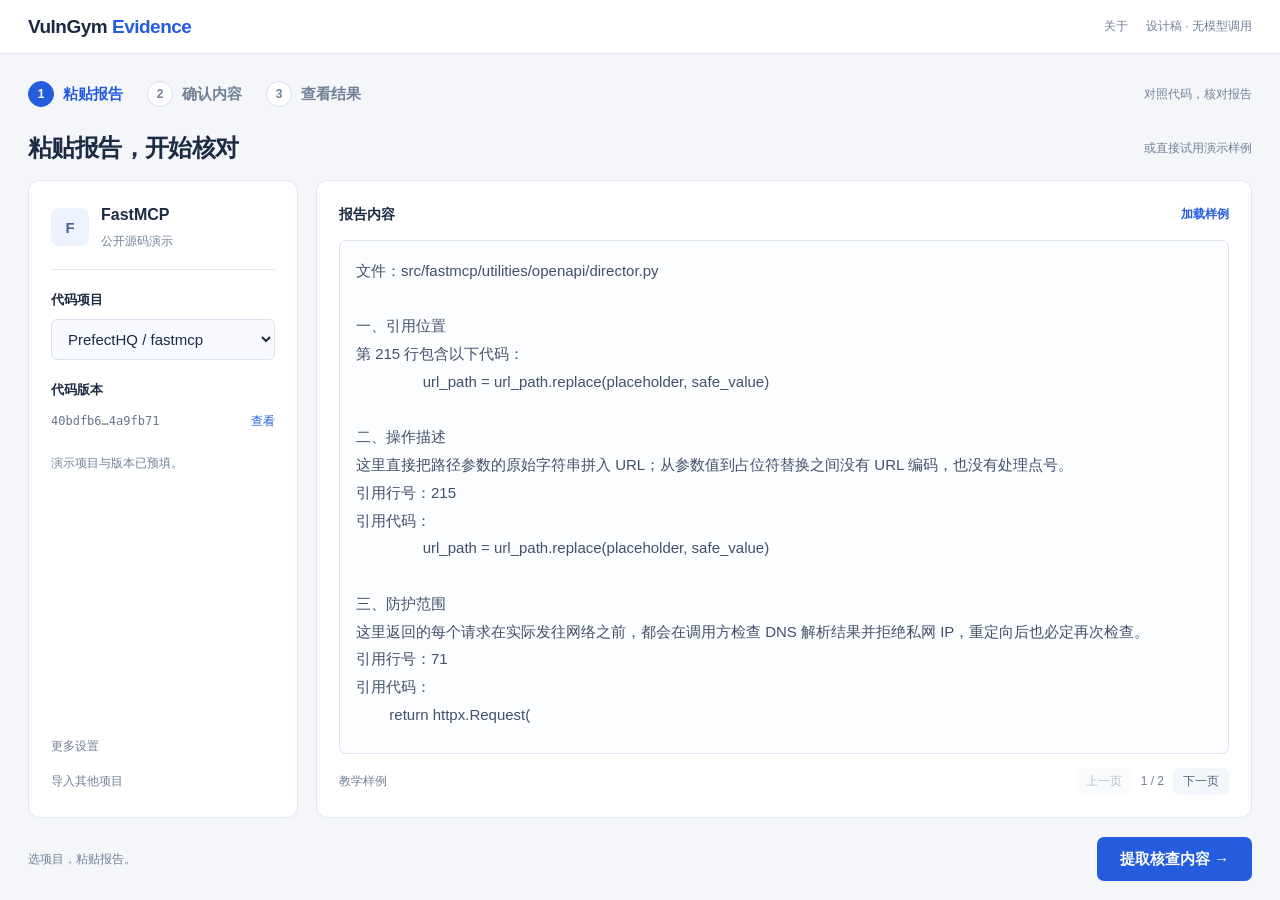
<file: docs/v2-review/UI_PROPOSAL.html>
<!doctype html>
<html lang="zh-CN">
<head>
<meta charset="utf-8"><meta name="viewport" content="width=device-width,initial-scale=1">
<title>VulnGym Evidence v2 · 一屏工作台设计</title>
<style>
:root{--bg:#f4f6fa;--ink:#1b2b43;--muted:#718096;--line:#e1e7f0;--blue:#245cdd;--green:#177759;--red:#b64141;--amber:#a77712}
*{box-sizing:border-box}html,body{margin:0;height:100%;overflow:hidden}body{height:100vh;height:100dvh;display:flex;flex-direction:column;background:var(--bg);color:var(--ink);font:15px/1.55 "Segoe UI","Microsoft YaHei",sans-serif}button,input,textarea,select{font:inherit}button{cursor:pointer}button:disabled{cursor:default;opacity:.4}button:focus-visible,a:focus-visible,input:focus-visible,textarea:focus-visible{outline:3px solid #a1bcff;outline-offset:2px}a{color:var(--blue);text-decoration:none}button{border:0}.top{flex:none;height:54px;background:#fff;border-bottom:1px solid var(--line);display:flex;align-items:center;justify-content:space-between;padding:0 28px}.brand{font-size:19px;font-weight:650;letter-spacing:-.5px}.brand b{color:var(--blue)}.top-right{display:flex;align-items:center;gap:18px;font-size:12px;color:var(--muted)}.text-button{background:transparent;color:var(--muted);padding:4px 0;font-size:12px}.frame{flex:1;min-height:0;width:100%;max-width:1400px;align-self:center;padding:16px 28px 14px;display:grid;grid-template-rows:48px minmax(0,1fr) 54px;gap:14px}.workflow{display:flex;justify-content:space-between;align-items:center;gap:18px}.steps{display:flex;align-items:center;gap:24px}.step{display:flex;align-items:center;gap:9px;background:transparent;color:var(--muted);font-weight:600;padding:5px 0}.step i{font-style:normal;font-size:12px;width:26px;height:26px;border-radius:50%;display:grid;place-items:center;background:white;border:1px solid #d7deeb}.step.active{color:var(--blue)}.step.active i{background:var(--blue);color:white;border-color:var(--blue)}.workflow-note{font-size:12px;color:var(--muted)}.view{display:none;min-height:0;grid-template-rows:auto minmax(0,1fr);gap:16px}.view.active{display:grid}.page-head{display:flex;align-items:center;justify-content:space-between;gap:16px}h1{font-size:24px;line-height:1.35;letter-spacing:-.6px;margin:0}h2{font-size:18px;margin:0;line-height:1.4}.page-head small{font-size:12px;color:var(--muted)}.primary{background:var(--blue);color:white;border-radius:7px;padding:10px 23px;font-weight:600;white-space:nowrap}.secondary{background:#fff;border:1px solid #d7dfeb;color:#51627b;border-radius:7px;padding:8px 15px;font-size:13px;white-space:nowrap}.card{background:#fff;border:1px solid var(--line);border-radius:11px;min-height:0}.import-grid{display:grid;grid-template-columns:270px minmax(0,1fr);gap:18px;min-height:0}.project-card{padding:22px;display:flex;flex-direction:column;gap:20px}.field-label{display:block;font-size:13px;font-weight:600;margin-bottom:8px}.field{width:100%;padding:10px 12px;background:#f8faff;color:var(--ink);border:1px solid #dce3ee;border-radius:6px}.project-chip{display:flex;gap:12px;align-items:center;padding-bottom:18px;border-bottom:1px solid var(--line)}.project-icon{height:38px;width:38px;display:grid;place-items:center;background:#edf2ff;color:#496595;border-radius:8px;font-weight:700}.project-chip strong{display:block;font-size:16px}.subtle{font-size:12px;color:var(--muted)}.version-line{display:flex;gap:10px;align-items:center;font-size:13px}.version-line code{font-size:12px;color:#65758b}.version-line button{margin-left:auto;color:var(--blue)}.project-footer{margin-top:auto;display:flex;flex-direction:column;gap:9px;align-items:flex-start}.report-card{display:flex;flex-direction:column;min-height:0;padding:20px 22px;gap:12px}.section-head{display:flex;align-items:center;justify-content:space-between;gap:15px;font-size:14px;font-weight:600}.section-head button{color:var(--blue)}.report-text{display:block;flex:1;width:100%;min-height:0;resize:none;overflow:hidden;white-space:pre-wrap;background:#fcfdff;border:1px solid #dde4ef;border-radius:7px;padding:16px;color:#42516a;font-size:15px;line-height:1.85}.pager{display:flex;align-items:center;justify-content:space-between;gap:10px;flex:none;font-size:12px;color:var(--muted);height:31px}.pager-controls{display:flex;align-items:center;gap:9px}.pager button{background:#f3f6fb;border-radius:5px;color:#53637a;padding:4px 10px;font-size:12px}.footer{display:flex;align-items:center;justify-content:space-between;gap:16px}.footer-left{display:flex;align-items:center;gap:14px;color:var(--muted);font-size:12px}.footer-actions{display:flex;align-items:center;gap:10px}.confirmation-grid{display:grid;grid-template-columns:minmax(0,1fr) minmax(0,1.04fr);gap:18px;min-height:0}.original-card{display:flex;flex-direction:column;min-height:0;padding:22px;gap:17px}.original-title{font-size:13px;font-weight:600;color:var(--muted)}.quote{padding:19px 21px;background:#f3f6ff;border-left:3px solid var(--blue);font-size:18px;line-height:1.8;color:#344864;margin:0}.origin-location{font:12px/1.8 Consolas,monospace;color:#7c899b;overflow-wrap:anywhere}.original-foot{margin-top:auto;font-size:12px;color:var(--muted)}.candidate-list{padding:13px;display:grid;grid-template-rows:repeat(3,minmax(0,1fr));gap:8px;min-height:0}.candidate{display:flex;flex-direction:column;justify-content:center;gap:8px;border:1px solid transparent;border-radius:8px;padding:15px 18px;cursor:pointer;min-height:0}.candidate.active{border-color:#c0d2fb;background:#f8faff}.candidate-top{display:flex;align-items:center;justify-content:space-between;gap:15px;font-size:15px;font-weight:600}.candidate input{width:17px;height:17px;accent-color:var(--blue);margin:0}.candidate-line{font-size:13px;color:#63748a}.candidate-meta{font:12px Consolas,monospace;color:#94a0b1}.results-grid{display:grid;grid-template-columns:245px minmax(0,1fr);min-height:0;overflow:hidden}.result-list{padding:16px 11px;background:#fbfcff;border-right:1px solid var(--line);min-height:0;display:flex;flex-direction:column;gap:8px}.list-title{font-size:12px;color:var(--muted);padding:4px 11px 9px}.result-item{display:block;width:100%;text-align:left;background:transparent;border:1px solid transparent;border-radius:8px;padding:14px 13px}.result-item.active{background:#fff;border-color:#bfd0f4}.result-item strong{display:block;font-size:14px;margin-top:8px;font-weight:500}.pill{display:inline-block;font-size:12px;line-height:1.6;padding:2px 7px;border-radius:4px;font-weight:600}.supported{background:#e7f4ed;color:var(--green)}.contradicted{background:#fff0ee;color:var(--red)}.uncertain{background:#fff6e3;color:var(--amber)}.failed{background:#eef1f6;color:#6d7789}.error-button{margin-top:auto;text-align:left;padding:9px 11px;font-size:12px;color:var(--muted);background:transparent}.result-right{padding:23px 25px;min-height:0;display:flex;flex-direction:column;gap:14px}.result-summary{display:flex;align-items:center;gap:12px}.result-reason{margin:0;font-size:17px;line-height:1.7;max-width:860px}.result-original{display:flex;align-items:baseline;gap:12px;background:#f7f9fc;padding:10px 13px;border-radius:6px;font-size:13px;color:#5d6d85}.result-original span{white-space:nowrap;font-size:12px;color:#929eb0}.code-block{display:flex;flex-direction:column;border:1px solid #dde5f0;border-radius:7px;min-height:0;flex:1;overflow:hidden;background:#fcfdff}.code-header{padding:10px 15px;background:#f6f8fc;border-bottom:1px solid #e3e9f1;display:flex;align-items:center;justify-content:space-between;gap:15px;font-size:12px;color:#64768e}.code-rows{display:flex;flex-direction:column;justify-content:center;gap:5px;padding:15px 0;flex:1;min-height:0;font:14px/1.8 Consolas,monospace}.code-line{display:flex;gap:15px;padding:5px 17px}.line-number{width:27px;flex:none;color:#94a1b5}.code-line code{white-space:pre-wrap;overflow-wrap:anywhere;font:inherit;min-width:0}.code-line.highlight{background:#fff2d5;border-left:3px solid #dbb263;padding-left:14px}.extra-line{display:flex;justify-content:space-between;align-items:center;gap:15px;color:var(--muted);font-size:12px}.extra-line button{color:var(--blue)}.gap-panel{background:#fff8ea;border:1px solid #efdfb6;padding:15px 18px;border-radius:7px;flex:1;display:flex;align-items:center;font-size:15px;color:#8b6927}.empty-panel{padding:17px;background:#f8faff;border:1px solid #e0e7f2;border-radius:7px;font-size:14px;color:#65778e;flex:1;display:flex;align-items:center}.export-menu{position:absolute;right:0;bottom:48px;background:#fff;border:1px solid var(--line);box-shadow:0 8px 30px #1b2b4320;border-radius:9px;padding:8px;min-width:166px;z-index:3}.export-menu button{display:block;width:100%;text-align:left;padding:10px;border-radius:5px;background:transparent;color:#475b79;font-size:13px}.export-menu button:hover{background:#f1f5ff}.export-wrap{position:relative}.hidden{display:none!important}dialog{border:1px solid #dce3ed;border-radius:12px;width:min(640px,calc(100vw - 40px));max-height:calc(100dvh - 60px);padding:0;color:var(--ink);box-shadow:0 20px 80px #15244235;overflow:hidden}dialog::backdrop{background:#25364c40}dialog[open]{display:flex;flex-direction:column}.dialog-head{padding:20px 24px 14px;display:flex;align-items:center;justify-content:space-between;gap:14px}.dialog-head button{background:#eef2f7;width:27px;height:27px;border-radius:50%;color:#6c7890}.dialog-body{padding:0 24px 23px;min-height:0;font-size:14px;line-height:1.9}.dialog-body p{margin:10px 0;overflow-wrap:anywhere}.dialog-body label{display:block;font-size:13px;margin-top:13px}.dialog-body input{margin-top:6px}.dialog-body pre{white-space:pre-wrap;overflow-wrap:anywhere;font:13px/1.75 Consolas,monospace;margin:10px 0}.toast{position:fixed;bottom:84px;left:50%;transform:translateX(-50%);background:#243854;color:#fff;font-size:13px;border-radius:7px;padding:10px 17px;z-index:10;box-shadow:0 6px 22px #13263c20}
@media(max-height:740px){.top{height:46px}.frame{padding-top:10px;padding-bottom:10px;grid-template-rows:38px minmax(0,1fr) 45px;gap:10px}.view{gap:11px}h1{font-size:22px}.project-card{padding:18px;gap:15px}.report-card{padding:16px 19px;gap:10px}.result-right{padding:18px 21px;gap:10px}.result-item{padding:11px 12px}.quote{font-size:16px;padding:14px 17px}.original-card{padding:18px;gap:13px}.candidate{padding:10px 15px;gap:5px}.code-rows{font-size:13px;gap:0;padding:8px 0}.code-line{padding-top:3px;padding-bottom:3px}.result-reason{font-size:16px}.result-original{padding:8px 11px}}
@media(max-width:1020px){.frame{padding-left:18px;padding-right:18px}.top{padding:0 18px}.import-grid{grid-template-columns:230px minmax(0,1fr)}.results-grid{grid-template-columns:210px minmax(0,1fr)}.workflow-note{display:none}.steps{gap:19px}.candidate-meta{display:none}.code-header{font-size:11px}.code-rows{font-size:12px}.quote{font-size:16px}}
@media(max-width:700px){.top-right .text-button{display:none}.frame{padding:8px 12px;grid-template-rows:35px minmax(0,1fr) 44px;gap:9px}.top{height:44px;padding:0 13px}.brand{font-size:16px}.steps{gap:12px}.step{font-size:12px;gap:6px}.step i{width:22px;height:22px}.view{gap:10px}.page-head h1{font-size:19px}.page-head small{display:none}.import-grid{grid-template-columns:1fr;grid-template-rows:85px minmax(0,1fr);gap:10px}.project-card{padding:11px 15px;display:grid;grid-template-columns:1fr 1fr;gap:7px 13px}.project-chip{padding:0;border:0;gap:9px}.project-icon{height:29px;width:29px}.project-chip strong{font-size:14px}.project-card .project-footer{display:none}.project-card .field-label{font-size:11px;margin-bottom:4px}.project-card .version-detail{display:none}.project-card .project-selection{display:none}.confirmation-grid{grid-template-columns:1fr;grid-template-rows:minmax(0,.8fr) minmax(0,1.2fr);gap:10px}.original-card{padding:12px 15px;gap:7px}.quote{font-size:14px;padding:9px 12px;line-height:1.65}.original-title{display:none}.origin-location{font-size:10px}.original-foot{display:none}.candidate-list{padding:7px;gap:3px}.candidate{padding:7px 10px;gap:3px}.candidate-top{font-size:13px}.candidate-line{font-size:11px}.results-grid{grid-template-columns:1fr;grid-template-rows:69px minmax(0,1fr)}.result-list{flex-direction:row;padding:6px;border-right:0;border-bottom:1px solid var(--line);gap:4px}.list-title,.error-button{display:none}.result-item{padding:5px 7px;flex:1}.result-item strong{font-size:11px;margin-top:3px}.pill{font-size:10px}.result-right{padding:14px;gap:10px}.result-summary{gap:8px}.result-summary h2{font-size:15px}.result-reason{font-size:14px}.result-original{font-size:11px;gap:7px}.code-rows{font-size:11px}.code-line{gap:6px;padding:3px 9px}.line-number{width:22px}.footer-left{font-size:10px}.primary{font-size:12px;padding:9px 15px}.secondary{font-size:11px;padding:8px 10px}.footer-actions{gap:7px}.extra-line{font-size:10px}}
</style>
</head>
<body>
<header class="top"><div class="brand">VulnGym <b>Evidence</b></div><div class="top-right"><button class="text-button" data-dialog="about">关于</button><span>设计稿 · 无模型调用</span></div></header>
<main class="frame">
<nav class="workflow" aria-label="核对步骤"><div class="steps"><button class="step active" data-view="import"><i>1</i>粘贴报告</button><button class="step" data-view="confirm"><i>2</i>确认内容</button><button class="step" data-view="results"><i>3</i>查看结果</button></div><span class="workflow-note">对照代码，核对报告</span></nav>
<section class="view active" id="import"><div class="page-head"><h1>粘贴报告，开始核对</h1><small>或直接试用演示样例</small></div><div class="import-grid"><aside class="card project-card"><div class="project-chip"><div class="project-icon">F</div><div><strong>FastMCP</strong><span class="subtle">公开源码演示</span></div></div><div class="project-selection"><label class="field-label" for="project">代码项目</label><select class="field" id="project"><option>PrefectHQ / fastmcp</option></select></div><div><label class="field-label">代码版本</label><div class="version-line"><code>40bdfb6…4a9fb71</code><button class="text-button" data-dialog="version">查看</button></div></div><div class="subtle version-detail">演示项目与版本已预填。</div><div class="project-footer"><button class="text-button" data-dialog="settings">更多设置</button><button class="text-button" data-dialog="repository">导入其他项目</button></div></aside><article class="card report-card"><div class="section-head"><label for="report">报告内容</label><button class="text-button" id="load-demo">加载样例</button></div><textarea class="report-text" id="report" spellcheck="false" placeholder="在这里粘贴报告"></textarea><div class="pager"><span id="report-source">教学样例</span><div class="pager-controls"><button id="previous-page" aria-label="报告上一页">上一页</button><span id="page-number">1 / 1</span><button id="next-page" aria-label="报告下一页">下一页</button></div></div></article></div></section>
<section class="view" id="confirm"><div class="page-head"><h1>确认要核对的内容</h1><small id="selected-count">已选 3 项</small></div><div class="confirmation-grid"><article class="card original-card"><div class="original-title">报告原句</div><blockquote class="quote" id="candidate-quote"></blockquote><div class="origin-location" id="candidate-location"></div><div class="original-foot"><button class="text-button" data-dialog="original">查看完整原句</button></div></article><article class="card candidate-list" aria-label="待核对内容"><div class="candidate" role="button" tabindex="0" data-candidate="a"><div class="candidate-top"><span>源码位置</span><input type="checkbox" checked aria-label="核对源码位置"></div><div class="candidate-line">引用的代码是否存在</div><div class="candidate-meta">director.py:215</div></div><div class="candidate active" role="button" tabindex="0" data-candidate="b"><div class="candidate-top"><span>参数编码</span><input type="checkbox" checked aria-label="核对参数编码"></div><div class="candidate-line">是否真的没有编码处理</div><div class="candidate-meta">director.py:215</div></div><div class="candidate" role="button" tabindex="0" data-candidate="c"><div class="candidate-top"><span>网络防护</span><input type="checkbox" checked aria-label="核对网络防护"></div><div class="candidate-line">是否有依据支持防护范围</div><div class="candidate-meta">director.py:71</div></div></article></div></section>
<section class="view" id="results"><div class="page-head"><h1>核对结果</h1><small>FastMCP · 示意结果</small></div><div class="card results-grid"><aside class="result-list"><div class="list-title">点击查看依据</div><button class="result-item" data-result="a"><span class="pill supported">引用一致</span><strong>源码位置</strong></button><button class="result-item active" data-result="b"><span class="pill contradicted">与源码矛盾</span><strong>参数编码</strong></button><button class="result-item" data-result="c"><span class="pill uncertain">证据不足</span><strong>网络防护</strong></button><button class="error-button" data-result="error">异常状态示意</button></aside><article class="result-right"><div class="result-summary"><span class="pill contradicted" id="result-state">与源码矛盾</span><h2 id="result-title">参数已经进行了编码</h2></div><div class="result-original"><span>报告说</span><div id="result-quote">没有 URL 编码，也没有处理点号。</div></div><p class="result-reason" id="result-reason">源码在替换参数前已完成编码和点号处理，报告遗漏了前一步。</p><div class="code-block" id="code-block"><div class="code-header"><span id="code-file">director.py:214-215</span><button class="text-button" data-dialog="source">源码详情</button></div><div class="code-rows" id="code-rows"></div></div><div class="gap-panel hidden" id="gap-panel"></div><div class="extra-line"><span id="result-note">该结论只针对这句话。</span><button class="text-button" data-dialog="details">查看详情</button></div></article></div></section>
<footer class="footer"><div class="footer-left"><span id="footer-tip">选项目，粘贴报告。</span></div><div class="footer-actions"><button class="secondary hidden" id="back-button">上一步</button><div class="export-wrap hidden" id="export-wrap"><div class="export-menu hidden" id="export-menu"><button data-export="Markdown">Markdown 报告</button><button data-export="HTML">完整 HTML 报告</button><button data-export="JSON">结果 JSON</button></div><button class="primary" id="export-button" aria-expanded="false">导出报告 ▾</button></div><button class="primary" id="next-button">提取核查内容 →</button></div></footer>
</main>
<dialog id="detail-dialog"><div class="dialog-head"><h2 id="dialog-title"></h2><button id="close-dialog" aria-label="关闭详情">×</button></div><div class="dialog-body" id="dialog-body"></div></dialog>
<div class="toast hidden" id="toast" role="status"></div>
<script id="demo-data" type="application/json">"文件：src/fastmcp/utilities/openapi/director.py\n\n一、引用位置\n第 215 行包含以下代码：\n                url_path = url_path.replace(placeholder, safe_value)\n\n二、操作描述\n这里直接把路径参数的原始字符串拼入 URL；从参数值到占位符替换之间没有 URL 编码，也没有处理点号。\n引用行号：215\n引用代码：\n                url_path = url_path.replace(placeholder, safe_value)\n\n三、防护范围\n这里返回的每个请求在实际发往网络之前，都会在调用方检查 DNS 解析结果并拒绝私网 IP，重定向后也必定再次检查。\n引用行号：71\n引用代码：\n        return httpx.Request(\n"</script>
<script>
const demoReport=JSON.parse(document.getElementById('demo-data').textContent);
const claims={
 a:{title:'源码位置',quote:'报告引用的第 215 行包含路径参数替换代码。',full:'报告引用的源码位于 src/fastmcp/utilities/openapi/director.py 第 215 行，其中包含路径参数替换代码。',line:215,status:'引用一致',css:'supported',heading:'引用的代码确实存在',reason:'指定版本中，这个位置包含报告引用的代码。',note:'位置一致不代表全部描述成立。',code:[[215,'url_path = url_path.replace(placeholder, safe_value)',true]]},
 b:{title:'参数编码',quote:'没有 URL 编码，也没有处理点号。',full:'这里直接把路径参数的原始字符串拼入 URL；从参数值到占位符替换之间没有 URL 编码，也没有处理点号。',line:215,status:'与源码矛盾',css:'contradicted',heading:'参数已经进行了编码',reason:'源码在替换参数前已完成编码和点号处理，报告遗漏了前一步。',note:'该结论只针对这句话。',code:[[214,'safe_value = quote(str(param_value), safe="").replace(".", "%2E")',true],[215,'url_path = url_path.replace(placeholder, safe_value)',false]]},
 c:{title:'网络防护',quote:'所有请求都检查 DNS、私网地址和重定向。',full:'这里返回的每个请求在实际发往网络之前，都会在调用方检查 DNS 解析结果并拒绝私网 IP，重定向后也必定再次检查。',line:71,status:'证据不足',css:'uncertain',heading:'还缺实际发送请求的代码',reason:'这里仅构造请求对象，不能确定调用方是否进行了这些防护。',note:'需要补充调用方和重定向处理。',code:[[71,'return httpx.Request(',true],[72,'    method=method,',false],[73,'    url=url,',false]]},
 error:{title:'异常状态',quote:'本条复核尚未完成。',full:'模型输出的源码摘录超过长度限制，不能形成有效判断。',status:'复核未完成',css:'failed',heading:'模型输出未通过要求',reason:'源码摘录超过长度限制，本条没有有效结论。',note:'执行失败与证据不足分别显示。',code:[]}
};
let currentView='import',candidate='b',result='b',reportPages=[demoReport],reportPage=0,toastTimer;
const editor=document.getElementById('report');
function toast(message){const box=document.getElementById('toast');box.textContent=message;box.classList.remove('hidden');clearTimeout(toastTimer);toastTimer=setTimeout(()=>box.classList.add('hidden'),2400);}
function showReportPage(){editor.value=reportPages[reportPage];editor.scrollTop=0;document.getElementById('page-number').textContent=(reportPage+1)+' / '+reportPages.length;document.getElementById('previous-page').disabled=reportPage===0;document.getElementById('next-page').disabled=reportPage===reportPages.length-1;}
function paginateReport(){if(currentView!=='import'||editor.clientHeight<45)return;const full=reportPages.join('');let absoluteOffset=reportPages.slice(0,reportPage).join('').length;const measure=editor.cloneNode();measure.removeAttribute('id');measure.setAttribute('aria-hidden','true');measure.tabIndex=-1;const rect=editor.getBoundingClientRect();Object.assign(measure.style,{position:'fixed',left:'-20000px',top:'0',width:rect.width+'px',height:rect.height+'px',flex:'none',visibility:'hidden'});document.body.appendChild(measure);const pages=[];let offset=0;while(offset<full.length){let low=1,high=full.length-offset,best=1;while(low<=high){const middle=Math.floor((low+high)/2);measure.value=full.slice(offset,offset+middle);if(measure.scrollHeight<=measure.clientHeight+1){best=middle;low=middle+1;}else high=middle-1;}if(best>1&&/[\uD800-\uDBFF]/.test(full[offset+best-1]))best--;pages.push(full.slice(offset,offset+best));offset+=best;}measure.remove();reportPages=pages.length?pages:[''];reportPage=0;let cursor=0;for(let i=0;i<reportPages.length;i++){if(absoluteOffset<cursor+reportPages[i].length||i===reportPages.length-1){reportPage=i;break;}cursor+=reportPages[i].length;}showReportPage();}
editor.addEventListener('input',()=>{reportPages[reportPage]=editor.value;document.getElementById('report-source').textContent='报告内容';if(editor.scrollHeight>editor.clientHeight+1)paginateReport();});
document.getElementById('previous-page').addEventListener('click',()=>{reportPages[reportPage]=editor.value;if(reportPage>0)reportPage--;showReportPage();});
document.getElementById('next-page').addEventListener('click',()=>{reportPages[reportPage]=editor.value;if(reportPage<reportPages.length-1)reportPage++;showReportPage();});
document.getElementById('load-demo').addEventListener('click',()=>{reportPages=[demoReport];reportPage=0;document.getElementById('report-source').textContent='教学样例';paginateReport();});
function updateCandidate(key){candidate=key;document.querySelectorAll('[data-candidate]').forEach(card=>card.classList.toggle('active',card.dataset.candidate===key));document.getElementById('candidate-quote').textContent=claims[key].full;document.getElementById('candidate-location').textContent='src/fastmcp/utilities/openapi/director.py:'+claims[key].line;}
function selectedCount(){return document.querySelectorAll('.candidate input:checked').length;}
function updateSelection(){const count=selectedCount();document.getElementById('selected-count').textContent='已选 '+count+' 项';if(currentView==='confirm'){document.getElementById('next-button').textContent='确认并复核 '+count+' 项 →';document.getElementById('next-button').disabled=count===0;}}
document.querySelectorAll('[data-candidate]').forEach(card=>{card.addEventListener('click',()=>updateCandidate(card.dataset.candidate));card.addEventListener('keydown',event=>{if(event.target!==card)return;if(event.key==='Enter'||event.key===' '){event.preventDefault();updateCandidate(card.dataset.candidate);}});card.querySelector('input').addEventListener('change',updateSelection);});
function updateResult(key){result=key;const item=claims[key];document.querySelectorAll('[data-result]').forEach(button=>button.classList.toggle('active',button.dataset.result===key));const state=document.getElementById('result-state');state.textContent=item.status;state.className='pill '+item.css;document.getElementById('result-title').textContent=item.heading;document.getElementById('result-quote').textContent=item.quote;document.getElementById('result-reason').textContent=item.reason;document.getElementById('result-note').textContent=item.note;const code=document.getElementById('code-rows');code.replaceChildren();item.code.forEach(([number,text,highlight])=>{const row=document.createElement('div');row.className='code-line'+(highlight?' highlight':'');const line=document.createElement('span');line.className='line-number';line.textContent=number;const content=document.createElement('code');content.textContent=text;row.append(line,content);code.appendChild(row);});document.getElementById('code-block').classList.toggle('hidden',key==='error');document.getElementById('code-file').textContent=key==='b'?'director.py:214-215':'director.py:'+item.line;const gap=document.getElementById('gap-panel');gap.classList.toggle('hidden',key!=='error');gap.textContent='保留原始记录，处理输出问题后再复核。';}
document.querySelectorAll('[data-result]').forEach(button=>button.addEventListener('click',()=>updateResult(button.dataset.result)));
function showView(view){if(view==='results'&&selectedCount()===0){toast('先勾选要核对的内容。');return;}if(currentView==='import')reportPages[reportPage]=editor.value;currentView=view;document.querySelectorAll('.view').forEach(section=>section.classList.toggle('active',section.id===view));document.querySelectorAll('.step').forEach(button=>button.classList.toggle('active',button.dataset.view===view));document.getElementById('back-button').classList.toggle('hidden',view==='import');document.getElementById('export-wrap').classList.toggle('hidden',view!=='results');document.getElementById('next-button').classList.toggle('hidden',view==='results');document.getElementById('next-button').disabled=false;document.getElementById('footer-tip').textContent={import:'选项目，粘贴报告。',confirm:'核对原句，勾选要查的内容。',results:'点左侧条目，看对应代码。'}[view];document.getElementById('next-button').textContent=view==='import'?'提取核查内容 →':'确认并复核 '+selectedCount()+' 项 →';if(view==='import')requestAnimationFrame(paginateReport);if(view==='confirm')updateSelection();if(view==='results'){const selected=[...document.querySelectorAll('.candidate input:checked')].map(input=>input.closest('[data-candidate]').dataset.candidate);document.querySelectorAll('.result-item').forEach(item=>item.classList.toggle('hidden',!selected.includes(item.dataset.result)));updateResult(selected.includes(result)?result:selected[0]);}}
document.querySelectorAll('[data-view]').forEach(button=>button.addEventListener('click',()=>showView(button.dataset.view)));
document.getElementById('next-button').addEventListener('click',()=>showView(currentView==='import'?'confirm':'results'));
document.getElementById('back-button').addEventListener('click',()=>showView(currentView==='results'?'confirm':'import'));
const dialog=document.getElementById('detail-dialog');
function openDetail(kind){const title=document.getElementById('dialog-title'),body=document.getElementById('dialog-body');body.replaceChildren();const add=(text,tag='p')=>{const element=document.createElement(tag);element.textContent=text;body.appendChild(element);};if(kind==='version'){title.textContent='代码版本';add('PrefectHQ/fastmcp');add('40bdfb6b1de0ce30609ee9ba5bb95ecd04a9fb71','pre');}else if(kind==='repository'){title.textContent='准备代码项目';add('当前产品读取已准备的本地仓库。新版将明确本地导入方式和版本状态。');add('任意 GitHub 地址自动拉取尚未实现。');}else if(kind==='settings'){title.textContent='更多设置';['CVE / GHSA（可选）','公告链接（可选）'].forEach(text=>{const label=document.createElement('label');label.textContent=text;const input=document.createElement('input');input.className='field';label.appendChild(input);body.appendChild(label);});add('设置仅作界面示意。');}else if(kind==='original'){title.textContent='报告原句';add(claims[currentView==='confirm'?candidate:result].full);}else if(kind==='source'){title.textContent='源码详情';add('src/fastmcp/utilities/openapi/director.py');add('版本：40bdfb6b1de0ce30609ee9ba5bb95ecd04a9fb71');add(claims[result].code.map(line=>line[0]+'  '+line[1]).join('\n'),'pre');}else if(kind==='details'){title.textContent='结果详情';add('本页是设计示意，未执行新的模型复核。三项合并案例还需实际运行。');add(claims[result].full);add(claims[result].note);}else{title.textContent='报告证据复核';add('帮助开发者对照指定版本的代码，逐条检查漏洞报告。');add('当前为页面设计稿，按钮用于预览流程，结果为示意。');const links=document.createElement('p');[['设计说明','DESIGN_REVIEW.md'],['拍摄脚本','RECORDING_SCRIPT_V2.md'],['逐字口播','NARRATION_V2.txt']].forEach(([label,href],index)=>{if(index)links.append('　');const link=document.createElement('a');link.href=href;link.textContent=label;links.appendChild(link);});body.appendChild(links);}dialog.showModal();}
document.querySelectorAll('[data-dialog]').forEach(button=>button.addEventListener('click',()=>openDetail(button.dataset.dialog)));
document.getElementById('close-dialog').addEventListener('click',()=>dialog.close());
dialog.addEventListener('click',event=>{if(event.target===dialog){const rect=dialog.getBoundingClientRect();if(event.clientX<rect.left||event.clientX>rect.right||event.clientY<rect.top||event.clientY>rect.bottom)dialog.close();}});
document.getElementById('export-button').addEventListener('click',()=>{const menu=document.getElementById('export-menu');menu.classList.toggle('hidden');document.getElementById('export-button').setAttribute('aria-expanded',String(!menu.classList.contains('hidden')));});
document.querySelectorAll('[data-export]').forEach(button=>button.addEventListener('click',()=>{document.getElementById('export-menu').classList.add('hidden');document.getElementById('export-button').setAttribute('aria-expanded','false');toast('设计示意：实际 '+button.dataset.export+' 将由真实任务生成。');}));
document.addEventListener('click',event=>{if(!event.target.closest('.export-wrap')){document.getElementById('export-menu').classList.add('hidden');document.getElementById('export-button').setAttribute('aria-expanded','false');}});
let resizeTimer;new ResizeObserver(()=>{clearTimeout(resizeTimer);resizeTimer=setTimeout(paginateReport,50);}).observe(editor);
updateCandidate('b');updateResult('b');requestAnimationFrame(paginateReport);
</script>
</body></html>
</file>
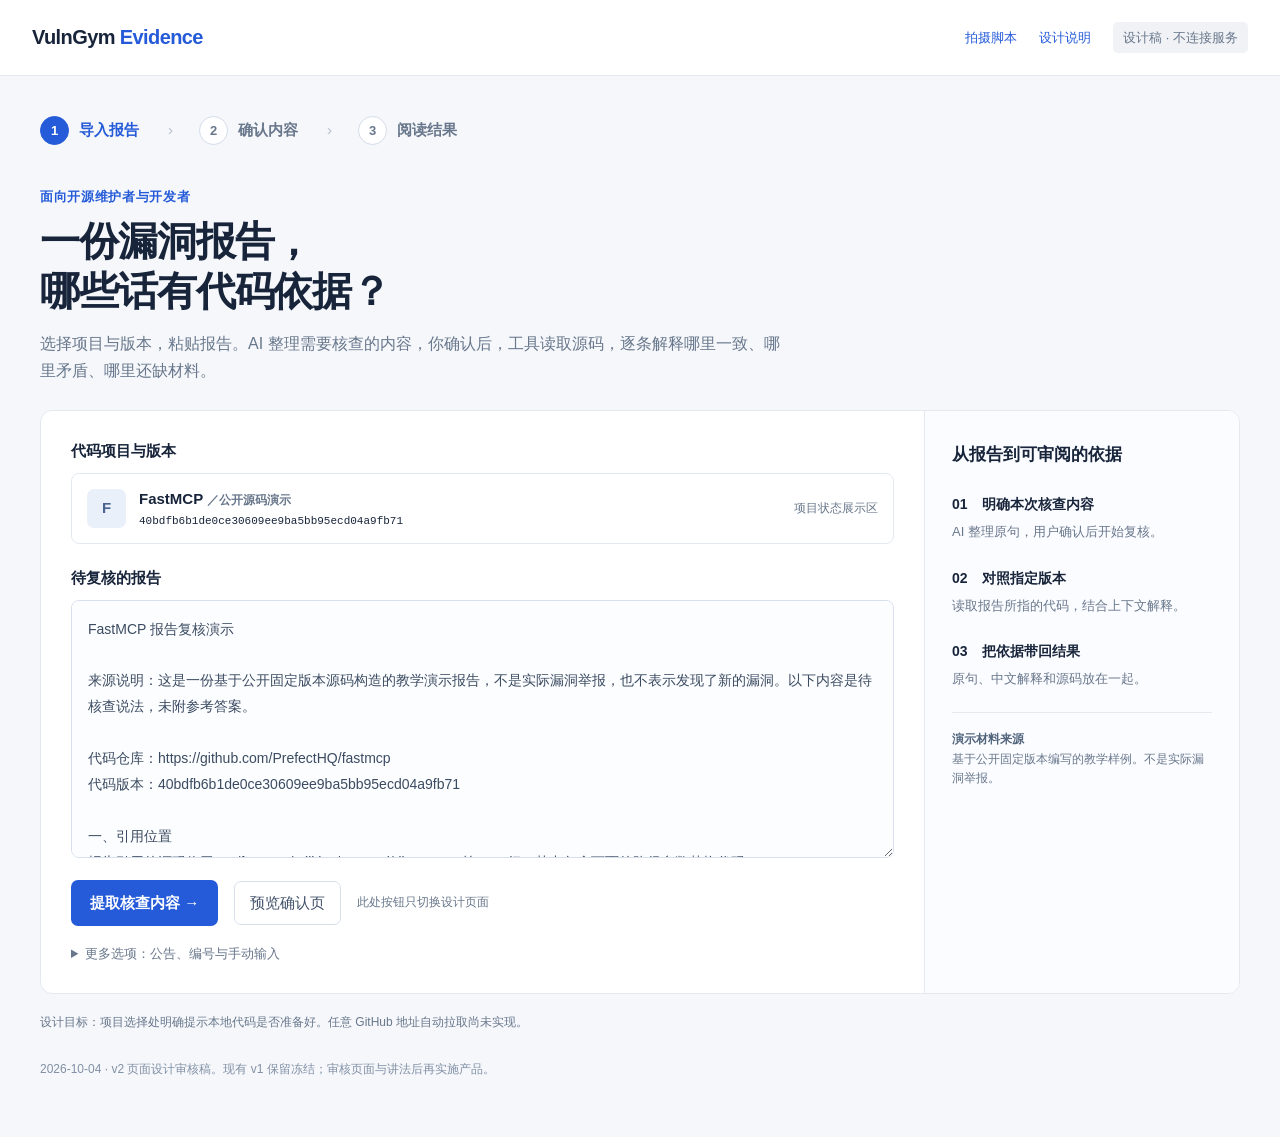
<file: docs/v2-review/UI_PROPOSAL_R1.html>
<!doctype html>
<html lang="zh-CN">
<head>
<meta charset="utf-8"><meta name="viewport" content="width=device-width,initial-scale=1">
<title>VulnGym Evidence v2 · 页面设计审核</title>
<style>
:root{--ink:#17243a;--muted:#68778b;--line:#e4e9f0;--blue:#255bd8;--pale:#edf3ff;--bg:#f5f7fb;--green:#13735a;--red:#b54343;--amber:#a57010}
*{box-sizing:border-box}body{margin:0;background:var(--bg);color:var(--ink);font-family:"Segoe UI","Microsoft YaHei",sans-serif;font-size:15px;line-height:1.65}button,a,input,textarea{font:inherit}button{cursor:pointer}button:focus-visible,a:focus-visible{outline:3px solid #91afff;outline-offset:3px}a{color:var(--blue);text-decoration:none}button{border:0}.top{background:#fff;border-bottom:1px solid var(--line)}.top-inner{max-width:1320px;margin:auto;display:flex;align-items:center;justify-content:space-between;padding:21px 32px;gap:24px}.brand{font-size:20px;font-weight:650;letter-spacing:-.6px}.brand b{color:var(--blue)}.review-note{display:flex;align-items:center;gap:22px;font-size:13px;color:var(--muted)}.review-tag{background:#f0f2f6;border-radius:5px;padding:5px 10px}.shell{max-width:1260px;margin:0 auto;padding:30px 30px 46px}.steps{display:flex;gap:9px;padding:0;margin:0 0 31px;list-style:none}.step{display:flex;align-items:center;gap:10px;color:var(--muted);padding:10px 20px 10px 0;background:transparent;font-weight:600}.step i{font-style:normal;display:grid;place-items:center;width:29px;height:29px;border:1px solid #d4dce9;border-radius:50%;font-size:13px;background:#fff}.step.active{color:var(--blue)}.step.active i{color:#fff;background:var(--blue);border-color:var(--blue)}.step-divider{display:flex;align-items:center;color:#b4bfce;padding-right:17px}.view{display:none}.view.active{display:block}.eyebrow{font-size:13px;font-weight:600;letter-spacing:.05em;color:var(--blue);margin:0 0 9px}h1{font-size:40px;line-height:1.25;letter-spacing:-1.1px;margin:0 0 15px;font-weight:700}h2{margin:0;font-size:22px;letter-spacing:-.5px}h3{margin:0;font-size:17px}.lead{font-size:16px;color:var(--muted);max-width:740px;margin:0}.hero{padding:0 0 26px}.card{background:white;border:1px solid var(--line);border-radius:12px}.import-card{display:grid;grid-template-columns:1fr 315px;overflow:hidden}.main-form{padding:28px 30px}.side-intro{padding:30px 27px;background:#fbfcff;border-left:1px solid var(--line)}.field-title{font-weight:600;margin-bottom:9px;display:block}.project-row{display:flex;align-items:center;gap:13px;padding:13px 15px;border:1px solid var(--line);border-radius:8px;margin-bottom:22px}.project-icon{width:39px;height:39px;display:grid;place-items:center;border-radius:7px;background:#eaf0fa;font-weight:700;color:#4a648f}.project-name{font-weight:600}.small{font-size:12px;color:var(--muted)}.project-state{margin-left:auto;color:var(--muted);font-size:12px}.version{font-family:Consolas,monospace;font-size:11px;word-break:break-all}.report-input{width:100%;height:258px;resize:vertical;display:block;padding:16px;border:1px solid #d7dfec;border-radius:8px;background:#fcfdff;font-size:14px;line-height:1.85;color:#3b4b61}.actions{display:flex;align-items:center;gap:16px;margin-top:22px;flex-wrap:wrap}.primary{background:var(--blue);color:#fff;border-radius:7px;padding:11px 19px;font-weight:600}.secondary{background:#fff;border:1px solid #d7dfeb;border-radius:7px;padding:9px 15px;color:#42526a}.quiet{color:var(--muted);font-size:12px}.value-item{margin-top:24px}.value-item b{font-size:14px;display:block;margin-bottom:5px}.value-item p{font-size:13px;color:var(--muted);margin:0}.source-note{margin:22px 0 0;padding-top:17px;border-top:1px solid var(--line);color:var(--muted);font-size:12px}.source-note strong{font-weight:600;color:#53667e}details{margin-top:17px;font-size:13px;color:var(--muted)}summary{cursor:pointer}.page-title{display:flex;justify-content:space-between;gap:20px;align-items:flex-start;margin-bottom:23px}.page-title p{margin:6px 0 0;color:var(--muted);font-size:14px}.source-badge{font-size:12px;color:var(--muted);background:white;border:1px solid var(--line);padding:7px 12px;border-radius:6px}.confirmation{display:grid;grid-template-columns:1fr 1.03fr;gap:22px}.panel-head{padding:19px 24px;border-bottom:1px solid var(--line);display:flex;justify-content:space-between;gap:10px}.panel-head span{font-size:12px;color:var(--muted)}.report-body{padding:24px 26px;font-size:14px;line-height:1.95}.report-body p{margin:0 0 18px}.report-body .section-label{font-size:12px;font-weight:600;color:var(--muted);margin-bottom:6px}.quote-emphasis{background:#eef3ff;border-left:3px solid var(--blue);padding:11px 14px;margin:14px 0 18px}.inline-code{font-family:Consolas,monospace;font-size:12px;color:#485970}.candidate{padding:21px 23px;border-bottom:1px solid var(--line)}.candidate:last-child{border-bottom:0}.candidate-header{display:flex;align-items:center;gap:10px;font-weight:600;margin-bottom:9px}.checkmark{width:21px;height:21px;background:var(--blue);border-radius:5px;color:#fff;font-size:13px;display:grid;place-items:center}.candidate p{margin:0 0 10px;font-size:14px;color:#4e5c70}.candidate-footer{display:flex;gap:12px;font-size:12px;color:var(--muted)}.candidate-footer a{margin-left:auto}.bottom-bar{display:flex;align-items:center;justify-content:space-between;padding:20px 0 0;gap:16px}.bottom-bar p{margin:0;font-size:13px;color:var(--muted)}.workspace{display:grid;grid-template-columns:285px 1fr;overflow:hidden;min-height:520px}.claim-list{background:#fbfcff;border-right:1px solid var(--line);padding:16px 12px}.list-heading{padding:8px 13px 16px;font-size:12px;color:var(--muted)}.claim-item{display:block;width:100%;padding:16px 14px;background:transparent;border:1px solid transparent;border-radius:9px;text-align:left;margin-bottom:8px}.claim-item.active{background:#fff;border-color:#bdcff6;box-shadow:0 2px 7px #163c7310}.claim-item p{font-size:14px;line-height:1.6;margin:8px 0 0;color:#42526a}.pill{font-size:12px;font-weight:600;display:inline-block;line-height:1.5;border-radius:4px;padding:3px 7px}.supported{background:#e8f5ee;color:var(--green)}.contradicted{background:#fff0ee;color:var(--red)}.uncertain{background:#fff6e5;color:var(--amber)}.failed{background:#eef0f4;color:#657082}.failure-preview{font-size:12px;color:var(--muted);border-top:1px solid var(--line);margin:22px 12px 0;padding:18px 0}.failure-preview button{padding:0;color:#657082;background:transparent;text-decoration:underline}.result-content{padding:27px 30px}.result-view{display:none}.result-view.active{display:block}.result-header{display:flex;gap:12px;align-items:center;margin-bottom:16px}.original{padding:15px 18px;background:#f7f9fc;border-radius:7px;font-size:14px;color:#4b5a70;margin:0 0 21px}.label{font-size:12px;color:var(--muted);display:block;margin-bottom:7px}.explanation{font-size:18px;line-height:1.75;margin:0 0 24px;max-width:780px}.evidence-head{display:flex;justify-content:space-between;align-items:center;padding:11px 15px;border:1px solid #dde5f0;border-bottom:0;border-radius:7px 7px 0 0;background:#f7f9fc;font-size:12px;color:#5e6e83;gap:12px}.code{padding:17px 0;border:1px solid #dde5f0;border-radius:0 0 7px 7px;overflow-x:auto;background:#fcfdff;font:13px/1.9 Consolas,monospace;margin-bottom:13px}.code-line{display:block;padding:2px 16px;white-space:pre}.code-line.highlight{background:#fff2d3;border-left:3px solid #dfb35c;padding-left:13px}.line-no{display:inline-block;width:34px;color:#9aa7b8;user-select:none}.kw{color:#7558a9}.str{color:#368764}.gap-box{background:#fff9ed;border:1px solid #f0dfb6;border-radius:7px;padding:15px 18px;font-size:14px;margin-top:19px}.gap-box b{display:block;margin-bottom:4px;color:#8b6418}.footer{display:flex;justify-content:space-between;align-items:center;gap:14px;margin-top:23px;color:var(--muted);font-size:12px}.review-links{display:flex;gap:14px;flex-wrap:wrap}.status-caption{color:var(--muted);font-size:12px;margin:19px 0 0}.export-tools{display:flex;gap:8px}.export-tools button{padding:8px 13px}.footer-note{margin-top:27px;font-size:12px;color:#8190a4}.no-run{padding:12px 16px;border:1px dashed #cfd8e7;border-radius:7px;background:#f8faff;font-size:13px;color:#586a83;margin-top:17px}
@media(max-width:930px){.import-card,.confirmation{grid-template-columns:1fr}.side-intro{border-left:0;border-top:1px solid var(--line);display:none}.workspace{grid-template-columns:230px 1fr}.shell{padding:23px 18px}h1{font-size:32px}.result-content{padding:23px 20px}.review-note>a{display:none}.project-state{display:none}}
@media(max-width:670px){.top-inner{padding:17px 18px}.brand{font-size:17px}.review-note{font-size:11px;gap:0}.steps{gap:0;margin-bottom:25px}.step{padding-right:7px;font-size:12px;gap:6px}.step i{width:23px;height:23px}.step-divider{padding-right:7px}.workspace{grid-template-columns:1fr}.claim-list{border-right:0;border-bottom:1px solid var(--line)}.claim-item{display:inline-block;width:100%;margin-bottom:4px}.failure-preview{margin-top:8px}.page-title,.bottom-bar,.footer{flex-direction:column}.main-form{padding:23px 20px}.export-tools{flex-wrap:wrap}.evidence-head{flex-wrap:wrap}}
</style>
</head>
<body>
<header class="top"><div class="top-inner"><div class="brand">VulnGym <b>Evidence</b></div><div class="review-note"><a href="RECORDING_SCRIPT_V2.md">拍摄脚本</a><a href="DESIGN_REVIEW.md">设计说明</a><span class="review-tag">设计稿 · 不连接服务</span></div></div></header>
<main class="shell">
<nav class="steps" aria-label="页面设计切换"><button class="step active" data-view="import"><i>1</i>导入报告</button><span class="step-divider">›</span><button class="step" data-view="confirm"><i>2</i>确认内容</button><span class="step-divider">›</span><button class="step" data-view="results"><i>3</i>阅读结果</button></nav>
<section class="view active" id="import">
<div class="hero"><p class="eyebrow">面向开源维护者与开发者</p><h1>一份漏洞报告，<br>哪些话有代码依据？</h1><p class="lead">选择项目与版本，粘贴报告。AI 整理需要核查的内容，你确认后，工具读取源码，逐条解释哪里一致、哪里矛盾、哪里还缺材料。</p></div>
<div class="card import-card"><div class="main-form"><label class="field-title">代码项目与版本</label><div class="project-row"><div class="project-icon">F</div><div><div class="project-name">FastMCP <span class="small">／公开源码演示</span></div><div class="version">40bdfb6b1de0ce30609ee9ba5bb95ecd04a9fb71</div></div><span class="project-state">项目状态展示区</span></div><label class="field-title" for="report">待复核的报告</label><textarea class="report-input" id="report" spellcheck="false">FastMCP 报告复核演示

来源说明：这是一份基于公开固定版本源码构造的教学演示报告，不是实际漏洞举报，也不表示发现了新的漏洞。以下内容是待核查说法，未附参考答案。

代码仓库：https://github.com/PrefectHQ/fastmcp
代码版本：40bdfb6b1de0ce30609ee9ba5bb95ecd04a9fb71

一、引用位置
报告引用的源码位于 src/fastmcp/utilities/openapi/director.py 第 215 行，其中包含下面的路径参数替换代码：
                url_path = url_path.replace(placeholder, safe_value)

二、操作描述
这里直接把路径参数的原始字符串拼入 URL；从参数值到占位符替换之间没有 URL 编码，也没有处理点号。
引用文件：src/fastmcp/utilities/openapi/director.py
引用行号：215
引用代码：
                url_path = url_path.replace(placeholder, safe_value)

三、防护范围
这里返回的每个请求在实际发往网络之前，都会在调用方检查 DNS 解析结果并拒绝私网 IP，重定向后也必定再次检查。
引用文件：src/fastmcp/utilities/openapi/director.py
引用行号：71
引用代码：
        return httpx.Request(
</textarea><div class="actions"><button class="primary" data-view="confirm">提取核查内容 →</button><button class="secondary" data-view="confirm">预览确认页</button><span class="quiet">此处按钮只切换设计页面</span></div><details><summary>更多选项：公告、编号与手动输入</summary><p>实现时保留公告链接、CVE/GHSA、手动核查项与 JSON 导入；首次使用不展开全部字段。</p></details></div><aside class="side-intro"><h3>从报告到可审阅的依据</h3><div class="value-item"><b>01　明确本次核查内容</b><p>AI 整理原句，用户确认后开始复核。</p></div><div class="value-item"><b>02　对照指定版本</b><p>读取报告所指的代码，结合上下文解释。</p></div><div class="value-item"><b>03　把依据带回结果</b><p>原句、中文解释和源码放在一起。</p></div><p class="source-note"><strong>演示材料来源</strong><br>基于公开固定版本编写的教学样例。不是实际漏洞举报。</p></aside></div><p class="status-caption">设计目标：项目选择处明确提示本地代码是否准备好。任意 GitHub 地址自动拉取尚未实现。</p>
</section>
<section class="view" id="confirm"><div class="page-title"><div><h2>先确认 AI 理解了哪些内容</h2><p>对照报告原句，检查候选与代码位置，再确认本次范围。</p></div><span class="source-badge">布局示意 · 候选未实际提取</span></div><div class="confirmation"><article class="card"><div class="panel-head"><h3>报告原文</h3><span>FastMCP · 固定版本</span></div><div class="report-body"><p class="section-label">一、引用位置</p><p>报告引用的源码位于 director.py 第 215 行，包含路径参数替换代码。</p><p class="section-label">二、操作描述</p><div class="quote-emphasis">这里直接把路径参数的原始字符串拼入 URL；从参数值到占位符替换之间没有 URL 编码，也没有处理点号。</div><p class="inline-code">文件：src/fastmcp/utilities/openapi/director.py<br>行号：215</p><p class="section-label">三、防护范围</p><p>这里返回的每个请求在实际发往网络之前，都会在调用方检查 DNS 解析结果并拒绝私网 IP，重定向后也必定再次检查。</p></div></article><article class="card"><div class="panel-head"><h3>本次待核对内容</h3><span>3 条 · 示意</span></div><div class="candidate"><div class="candidate-header"><span class="checkmark">✓</span>引用位置是否一致</div><p>核对第 215 行是否包含报告引用的替换代码。</p><div class="candidate-footer"><span>director.py:215</span><span>引用位置</span><a href="DEMO_REPORT.txt">查看原文</a></div></div><div class="candidate"><div class="candidate-header"><span class="checkmark">✓</span>参数是否经过编码</div><p>核对报告中“没有 URL 编码，也没有处理点号”的说法。</p><div class="candidate-footer"><span>director.py:215</span><span>操作描述</span><a href="DEMO_REPORT.txt">查看原文</a></div></div><div class="candidate"><div class="candidate-header"><span class="checkmark">✓</span>防护范围是否有依据</div><p>核对实际发送前和重定向后的网络防护声明。</p><div class="candidate-footer"><span>director.py:71</span><span>操作描述</span><a href="DEMO_REPORT.txt">查看原文</a></div></div></article></div><div class="bottom-bar"><p>设计目标：可编辑候选；缺少字段时提示补充；选择项保留原文出处。</p><button class="primary" data-view="results">确认内容，开始复核 →</button></div><div class="no-run">本稿仅演示页面组织。按钮不会调用模型；进入下一页看到的是设计示意结果。</div></section>
<section class="view" id="results"><div class="page-title"><div><h2>逐条阅读报告的代码依据</h2><p>FastMCP　／　40bdfb6…　／　3 条核查内容</p></div><div class="export-tools"><button class="secondary" data-export>导出报告</button><button class="secondary" data-export>结果 JSON</button></div></div><div class="workspace card"><aside class="claim-list"><div class="list-heading">报告中的待核对句子</div><button class="claim-item" data-result="a"><span class="pill supported">引用一致</span><p>第 215 行包含报告引用的替换代码。</p></button><button class="claim-item active" data-result="b"><span class="pill contradicted">与源码矛盾</span><p>路径参数没有编码，也没有处理点号。</p></button><button class="claim-item" data-result="c"><span class="pill uncertain">证据不足</span><p>所有请求均检查 DNS、私网地址和重定向。</p></button><div class="failure-preview">另看异常状态：<br><button data-result="error">模型输出失败时怎样显示</button></div></aside><article class="result-content"><div class="result-view" id="result-a"><div class="result-header"><span class="pill supported">引用一致</span><h3>报告指向的代码确实存在</h3></div><div class="original"><span class="label">报告原句</span>第 215 行包含报告引用的路径参数替换代码。</div><p class="explanation">指定版本中，文件和引用位置与代码一致。这一项核对的是源码引用。</p><div class="evidence-head"><span>director.py · 引用位置</span><span>固定版本</span></div><div class="code"><span class="code-line highlight"><span class="line-no">215</span>url_path = url_path.replace(placeholder, safe_value)</span></div><p class="small">引用位置一致，不代表报告对这段代码的全部解释都成立。</p></div><div class="result-view active" id="result-b"><div class="result-header"><span class="pill contradicted">与源码矛盾</span><h3>参数替换之前，已经完成编码处理</h3></div><div class="original"><span class="label">报告原句</span>从参数值到占位符替换之间没有 URL 编码，也没有处理点号。</div><p class="explanation">源码先对参数值进行编码并处理点号，再替换进网址。报告遗漏了前一步，因此“没有编码处理”与这里的代码矛盾。</p><div class="evidence-head"><span>src/fastmcp/utilities/openapi/director.py</span><span>关键行 214-215</span></div><div class="code"><span class="code-line"><span class="line-no">213</span><span class="kw">if</span> placeholder <span class="kw">in</span> url_path:</span><span class="code-line highlight"><span class="line-no">214</span>    safe_value = quote(str(param_value), safe=<span class="str">""</span>).replace(<span class="str">"."</span>, <span class="str">"%2E"</span>)</span><span class="code-line"><span class="line-no">215</span>    url_path = url_path.replace(placeholder, safe_value)</span></div><p class="small">设计目标：点击依据定位原始源码，保留版本、文件和行号。</p></div><div class="result-view" id="result-c"><div class="result-header"><span class="pill uncertain">证据不足</span><h3>还需要实际发送请求时的代码</h3></div><div class="original"><span class="label">报告原句</span>每个请求在发往网络之前检查 DNS 和私网 IP，重定向后也再次检查。</div><p class="explanation">当前材料展示了请求对象的构造，没有展示调用方如何发送它。仅凭这里不能确定报告所说的网络防护是否存在。</p><div class="evidence-head"><span>director.py · 当前读取的范围</span><span>第 71 行</span></div><div class="code"><span class="code-line highlight"><span class="line-no">71</span><span class="kw">return</span> httpx.Request(</span><span class="code-line"><span class="line-no">72</span>    method=method,</span><span class="code-line"><span class="line-no">73</span>    url=url,</span><span class="code-line"><span class="line-no">74</span>    params=params,</span></div><div class="gap-box"><b>继续查证需要什么</b>实际发送请求的调用方、相关传输实现和重定向处理。</div></div><div class="result-view" id="result-error"><div class="result-header"><span class="pill failed">复核未完成</span><h3>模型输出未通过格式要求</h3></div><p class="explanation">模型给出的源码摘录超过长度限制，本条尚未形成有效判断。</p><div class="gap-box"><b>这是执行失败，需要先处理</b>保留本次原始记录，检查输出问题后再发起新的复核。不能将它解释为代码缺少防护。</div></div><details><summary>展开原始记录与技术细节</summary><p>实际实现将保留原文出处、证据集合、模型结果、用量与具体失败原因。本设计稿没有产生新的执行记录。</p></details><p class="source-note"><strong>设计示意，非新运行结果。</strong>三项合并案例尚未运行；解释布局参考已保存单条材料，最终文案以 v2 新一次执行为准。</p></article></div><div class="footer"><span id="export-note" role="status">导出按钮仅展示布局，不生成报告。</span><div class="review-links"><a href="RECORDING_SCRIPT_V2.md">完整拍摄脚本</a><a href="NARRATION_V2.txt">逐字口播稿</a><a href="BASELINE_FREEZE.md">冻结基线</a></div></div></section>
<p class="footer-note">2026-10-04 · v2 页面设计审核稿。现有 v1 保留冻结；审核页面与讲法后再实施产品。</p>
</main>
<script>
document.querySelectorAll('[data-view]').forEach(button=>button.addEventListener('click',()=>{const target=button.dataset.view;document.querySelectorAll('.view').forEach(view=>view.classList.toggle('active',view.id===target));document.querySelectorAll('.step').forEach(step=>step.classList.toggle('active',step.dataset.view===target));window.scrollTo({top:0,behavior:'smooth'});}));
document.querySelectorAll('[data-result]').forEach(button=>button.addEventListener('click',()=>{document.querySelectorAll('.result-view').forEach(view=>view.classList.toggle('active',view.id==='result-'+button.dataset.result));document.querySelectorAll('.claim-item').forEach(item=>item.classList.toggle('active',item.dataset.result===button.dataset.result));}));
document.querySelectorAll('[data-export]').forEach(button=>button.addEventListener('click',()=>{document.getElementById('export-note').textContent='这是导出入口的布局示意。实际报告将由新版真实任务生成。';}));
</script>
</body></html>
</file>
